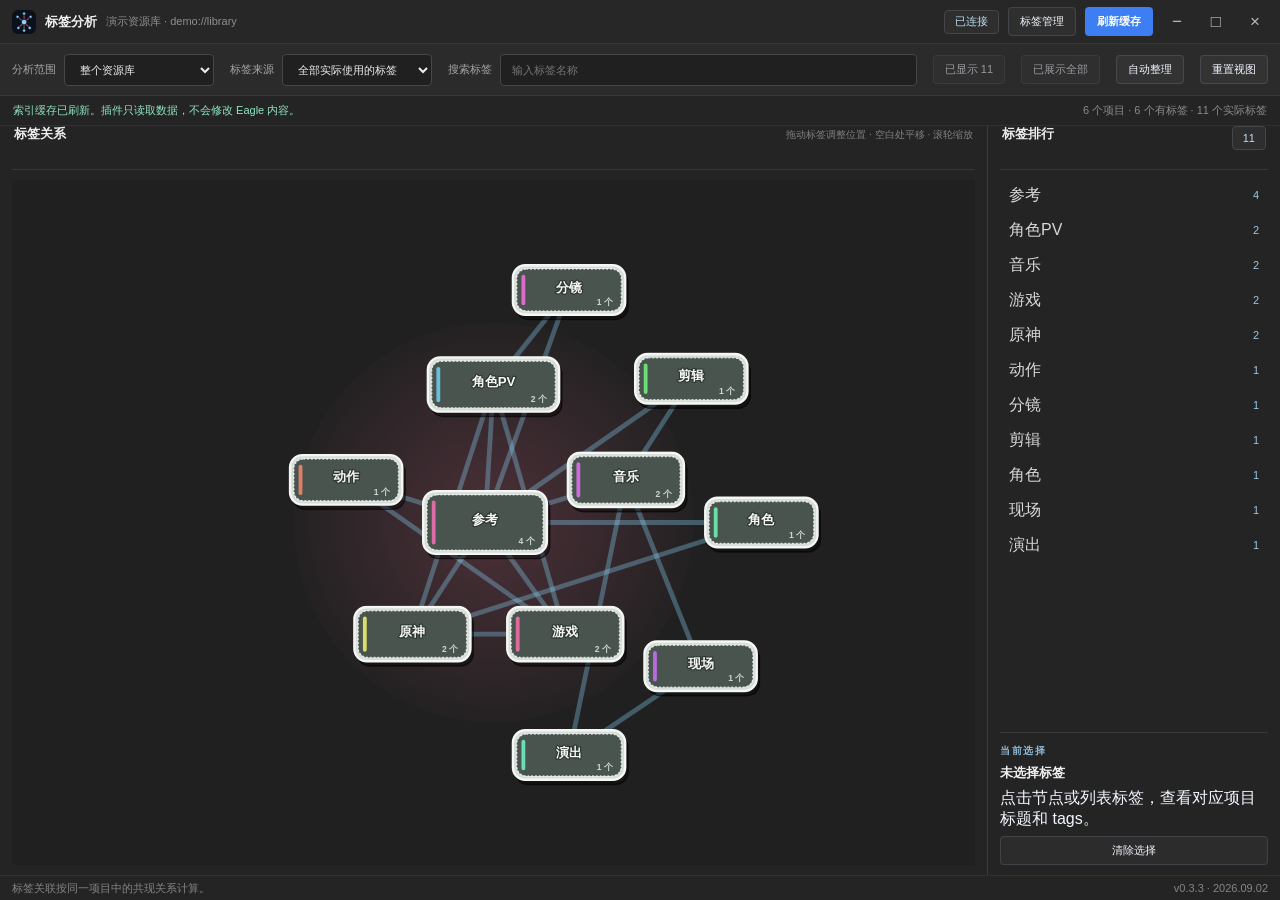
<file: eagle_plugin_tag_graph/index.html>
<!DOCTYPE html>
<html lang="zh-CN">
<head>
  <meta charset="UTF-8">
  <meta name="viewport" content="width=device-width, initial-scale=1">
  <title>标签分析</title>
  <link rel="stylesheet" href="styles.css?v=20260902-8">
</head>
<body>
  <main class="app-shell">
    <header class="window-bar">
      <div class="window-brand">
        <img class="window-logo" src="logo.png" alt="">
        <strong>标签分析</strong>
        <span id="libraryLine" class="subtle">正在连接当前 Eagle 资源库...</span>
      </div>
      <div class="window-actions">
        <span id="cacheBadge" class="status-badge"><b></b>准备中</span>
        <button id="tagManagerButton" class="button ghost" type="button">标签管理</button>
        <button id="refreshButton" class="button primary" type="button">刷新缓存</button>
        <button id="windowMinimizeButton" class="window-button" type="button" aria-label="最小化" title="最小化">−</button>
        <button id="windowMaximizeButton" class="window-button" type="button" aria-label="最大化" title="最大化">□</button>
        <button id="windowCloseButton" class="window-button close" type="button" aria-label="关闭" title="关闭">×</button>
      </div>
    </header>
    <section class="toolbar" aria-label="分析设置">
      <label><span>分析范围</span><select id="scopeSelect"><option value="all">整个资源库</option><option value="folder">当前文件夹</option><option value="selected">当前选中项目</option></select></label>
      <label><span>标签来源</span><select id="groupSelect"><option value="all">全部实际使用的标签</option></select></label>
      <label class="search-label"><span>搜索标签</span><input id="tagSearch" type="search" placeholder="输入标签名称"></label>
      <button id="showMoreTagsButton" class="button ghost" type="button">显示更多</button>
      <button id="refreshTagsButton" class="button ghost" type="button">换一批</button>
      <button id="arrangeGraphButton" class="button ghost" type="button">自动整理</button>
      <button id="resetViewButton" class="button ghost" type="button">重置视图</button>
    </section>
    <section class="notice-row">
      <div id="message" class="message">标签分析只读取 Eagle 数据；标签管理会在确认后合并标签。</div>
      <div id="statsLine" class="stats-line">尚未载入</div>
    </section>
    <section class="content-grid">
      <div class="graph-panel">
        <div class="panel-heading"><h2>标签关系</h2><div class="graph-hint">拖动标签调整位置 · 空白处平移 · 滚轮缩放</div></div>
        <div id="graphHost" class="graph-host"><div class="loading">正在准备图形...</div></div>
      </div>
      <aside class="side-panel">
        <div class="panel-heading"><h2>标签排行</h2><span id="tagCount" class="count-pill">0</span></div>
        <div id="tagList" class="tag-list"><div class="empty">载入后显示实际使用中的标签。</div></div>
        <div class="selection-box">
          <div class="eyebrow">当前选择</div>
          <strong id="selectionTitle">未选择标签</strong>
          <span id="selectionDetail">点击节点或列表标签，查看对应项目标题和 tags。</span>
          <button id="clearSelectionButton" class="button ghost small" type="button">清除选择</button>
        </div>
        <section id="titleTagSection" class="title-tag-section hidden">
          <div class="result-heading">
            <div><div class="eyebrow">ITEM TITLES</div><strong>对应项目</strong></div>
            <span id="titleTagCount" class="count-pill">0</span>
          </div>
          <div id="titleTagList" class="title-tag-list"></div>
        </section>
      </aside>
    </section>
    <footer class="footer"><span id="footerStatus">标签关联按同一项目中的共现关系计算。</span><span id="buildInfo">v0.3.3 · 2026.09.02</span></footer>
  </main>
  <div id="tagManagerModal" class="modal-backdrop hidden" role="presentation">
    <section class="tag-manager-dialog" role="dialog" aria-modal="true" aria-labelledby="tagManagerTitle">
      <header class="tag-manager-header">
        <div>
          <div class="eyebrow">TAG MANAGEMENT</div>
          <h2 id="tagManagerTitle">标签管理</h2>
          <p>将一个或多个标签合并到同一个目标标签，Eagle 会同步更新所有使用它们的项目。</p>
        </div>
        <button id="tagManagerCloseButton" class="window-button" type="button" aria-label="关闭标签管理" title="关闭">×</button>
      </header>
      <form id="tagMergeForm" class="tag-merge-form">
        <label>
          <span>待合并标签（可多个）</span>
          <input id="tagMergeSource" autocomplete="off" placeholder="例如：pv, Pv, pｖ" required>
          <div id="tagMergeSourceSuggestions" class="tag-input-suggestions hidden"></div>
        </label>
        <label>
          <span>保留为</span>
          <input id="tagMergeTarget" list="tagManagerOptions" autocomplete="off" placeholder="例如：PV" required>
        </label>
        <datalist id="tagManagerOptions"></datalist>
        <div class="tag-merge-actions">
          <span id="tagMergeStatus" class="tag-merge-status">点击下方标签可多选；也可以用逗号、分号或换行分隔。</span>
          <label class="confirm-toggle"><input id="tagMergeConfirmToggle" type="checkbox" checked><span>合并前确认</span></label>
          <button id="tagMergeSubmitButton" class="button primary" type="submit">合并标签</button>
        </div>
      </form>
      <section class="tag-merge-suggestions">
        <div class="tag-manager-section-heading">
          <div><strong>可能重复的标签</strong><span>点击标签加入待合并列表；点击目标标签设置保留名称</span></div>
          <span id="tagManagerCount" class="count-pill">0</span>
        </div>
        <div id="tagMergeSuggestions" class="tag-merge-suggestion-list"></div>
      </section>
      <footer class="tag-manager-footer">合并不可撤销。标签群组、常用标签与历史标签也会随 Eagle 一同更新。</footer>
    </section>
  </div>
  <script src="js/plugin.js?v=20260920-1"></script>
  <script src="js/app.js?v=20260920-1"></script>
</body>
</html>
</file>
<file: eagle_plugin_tag_graph/styles.css>
:root {
  color-scheme: dark;
  --bg: #080d16;
  --panel: rgba(16, 26, 41, .94);
  --panel-strong: rgba(19, 31, 49, .98);
  --field: rgba(7, 13, 23, .82);
  --line: rgba(170, 193, 220, .15);
  --line-strong: rgba(139, 216, 255, .34);
  --text: #f2f7ff;
  --muted: #91a2b8;
  --pink: #fb7299;
  --pink-soft: rgba(251, 114, 153, .16);
  --cyan: #8bd8ff;
  --green: #91e5bf;
  font-family: "Segoe UI", "Microsoft YaHei", sans-serif;
}

* { box-sizing: border-box; }
html, body { width: 100%; height: 100%; margin: 0; overflow: hidden; }
body {
  color: var(--text);
  background-color: var(--bg);
  background-image:
    linear-gradient(rgba(139, 216, 255, .025) 1px, transparent 1px),
    linear-gradient(90deg, rgba(139, 216, 255, .025) 1px, transparent 1px);
  background-size: 48px 48px;
}
body::before {
  position: fixed;
  inset: 0;
  pointer-events: none;
  content: "";
  background: linear-gradient(115deg, transparent 0 42%, rgba(251, 114, 153, .025) 50%, transparent 58% 100%);
  animation: ambient-sweep 16s ease-in-out infinite alternate;
}
button, input, select { font: inherit; }
button { color: inherit; }

.app-shell {
  position: relative;
  z-index: 1;
  display: flex;
  flex-direction: column;
  height: 100%;
  min-width: 860px;
  padding: 16px 20px 12px;
  gap: 10px;
}
.topbar, .toolbar, .notice-row, .panel-heading, .footer {
  display: flex;
  align-items: center;
  justify-content: space-between;
  gap: 16px;
}
.topbar {
  flex: 0 0 auto;
  padding: 0 0 10px;
  border-bottom: 1px solid rgba(170, 193, 220, .1);
  animation: rise-in .52s both cubic-bezier(.2, .8, .2, 1);
}
.compact-topbar { min-height: 34px; }
.context-line { display: flex; align-items: center; min-width: 0; gap: 12px; }
.context-line .subtle { max-width: min(58vw, 680px); }
.title-line { display: flex; align-items: center; gap: 14px; min-width: 0; }
.brand-copy { min-width: 0; }
.brand-mark {
  position: relative;
  display: block;
  width: 42px;
  height: 42px;
  flex: 0 0 auto;
  border: 1px solid rgba(139, 216, 255, .32);
  border-radius: 12px;
  background: rgba(20, 41, 60, .58);
  box-shadow: 0 0 24px rgba(139, 216, 255, .12), inset 0 0 18px rgba(251, 114, 153, .08);
  animation: brand-breathe 4.8s ease-in-out infinite;
}
.brand-mark::before, .brand-mark::after {
  position: absolute;
  content: "";
  background: var(--pink);
  box-shadow: 0 0 9px rgba(251, 114, 153, .8);
}
.brand-mark::before { width: 20px; height: 1px; left: 10px; top: 20px; transform: rotate(32deg); }
.brand-mark::after { width: 20px; height: 1px; left: 10px; top: 20px; transform: rotate(-32deg); }
.brand-mark i {
  position: absolute;
  z-index: 1;
  width: 6px;
  height: 6px;
  border: 1px solid var(--bg);
  border-radius: 50%;
  background: var(--cyan);
  box-shadow: 0 0 8px rgba(139, 216, 255, .75);
}
.brand-mark i:nth-child(1) { left: 7px; top: 12px; }
.brand-mark i:nth-child(2) { left: 29px; top: 12px; }
.brand-mark i:nth-child(3) { left: 18px; top: 27px; }
.eyebrow { color: var(--cyan); font-size: 10px; font-weight: 700; letter-spacing: 1.7px; text-transform: uppercase; }
h1, h2, p { margin: 0; }
h1 { margin-top: 3px; font-size: 28px; line-height: 1.1; letter-spacing: 0; }
h2 { margin-top: 4px; font-size: 16px; line-height: 1.2; letter-spacing: 0; }
.subtle, .graph-hint, .footer, .selection-detail { color: var(--muted); font-size: 12px; }
.subtle { max-width: min(60vw, 620px); overflow: hidden; text-overflow: ellipsis; white-space: nowrap; }
.top-actions { display: flex; align-items: center; gap: 10px; }
.status-badge, .count-pill {
  display: inline-flex;
  align-items: center;
  justify-content: center;
  min-height: 27px;
  padding: 0 10px;
  border: 1px solid var(--line);
  border-radius: 999px;
  color: var(--cyan);
  font-size: 11px;
  white-space: nowrap;
}
.status-badge b {
  width: 6px;
  height: 6px;
  margin-right: 7px;
  border-radius: 50%;
  background: var(--green);
  box-shadow: 0 0 9px rgba(145, 229, 191, .9);
  animation: pulse 2.2s ease-in-out infinite;
}

.toolbar {
  flex-wrap: wrap;
  padding: 11px 13px;
  border: 1px solid var(--line);
  border-radius: 9px;
  background: rgba(18, 30, 47, .74);
  box-shadow: 0 12px 35px rgba(0, 0, 0, .12);
  animation: rise-in .58s .05s both cubic-bezier(.2, .8, .2, 1);
}
.toolbar label { display: flex; align-items: center; gap: 8px; color: var(--muted); font-size: 11px; white-space: nowrap; }
.toolbar select, .toolbar input {
  min-width: 170px;
  height: 35px;
  border: 1px solid var(--line);
  border-radius: 7px;
  outline: none;
  padding: 0 11px;
  color: var(--text);
  background: var(--field);
  transition: border-color .18s ease, box-shadow .18s ease, background .18s ease;
}
.toolbar input { min-width: 210px; }
.toolbar select:focus, .toolbar input:focus {
  border-color: var(--line-strong);
  background: rgba(9, 18, 30, .98);
  box-shadow: 0 0 0 3px rgba(139, 216, 255, .09), 0 0 22px rgba(139, 216, 255, .07);
}
.search-label { flex: 1 1 260px; }
.search-label input { width: 100%; }

.button {
  min-height: 35px;
  border: 1px solid transparent;
  border-radius: 7px;
  padding: 0 14px;
  cursor: pointer;
  transition: transform .18s ease, border-color .18s ease, background .18s ease, box-shadow .18s ease;
}
.button:hover:not(:disabled) { transform: translateY(-1px); }
.button:active:not(:disabled) { transform: translateY(0); }
.button:disabled { cursor: wait; opacity: .55; }
.button.primary {
  background: var(--pink);
  color: #220d16;
  font-weight: 700;
  box-shadow: 0 6px 18px rgba(251, 114, 153, .18);
}
.button.primary:hover:not(:disabled) { background: #ff86a8; box-shadow: 0 8px 24px rgba(251, 114, 153, .28); }
.button.ghost { border-color: var(--line); background: rgba(255, 255, 255, .04); color: var(--text); }
.button.ghost:hover:not(:disabled) { border-color: var(--line-strong); background: rgba(139, 216, 255, .08); }
.button.small { min-height: 29px; padding: 0 10px; font-size: 11px; }

.notice-row { min-height: 23px; padding: 0 1px; animation: rise-in .62s .1s both cubic-bezier(.2, .8, .2, 1); }
.message { color: var(--muted); font-size: 12px; }
.message.success { color: var(--green); }
.message.warning { color: #f3cf8a; }
.message.error { color: #ff9ea9; }
.stats-line { color: var(--muted); font-size: 11px; }

.content-grid {
  display: grid;
  grid-template-columns: minmax(0, 1fr) 292px;
  min-height: 0;
  flex: 1 1 auto;
  gap: 14px;
}
.graph-panel, .side-panel {
  min-height: 0;
  border: 1px solid var(--line);
  border-radius: 10px;
  background: var(--panel);
  box-shadow: 0 18px 55px rgba(0, 0, 0, .2);
  animation: rise-in .68s .12s both cubic-bezier(.2, .8, .2, 1);
}
.graph-panel { display: flex; flex-direction: column; padding: 18px; }
.side-panel { display: flex; flex-direction: column; padding: 18px; animation-delay: .18s; }
.panel-heading { align-items: flex-start; }
.graph-hint { padding-top: 2px; white-space: nowrap; }
.graph-host {
  position: relative;
  display: flex;
  flex: 1 1 auto;
  align-items: center;
  justify-content: center;
  min-height: 0;
  margin-top: 12px;
  overflow: hidden;
}
.graph-host::before {
  position: absolute;
  inset: 4% 7%;
  border: 1px solid rgba(139, 216, 255, .08);
  border-radius: 8px;
  pointer-events: none;
  content: "";
  background-image:
    linear-gradient(rgba(139, 216, 255, .035) 1px, transparent 1px),
    linear-gradient(90deg, rgba(139, 216, 255, .035) 1px, transparent 1px);
  background-size: 36px 36px;
  box-shadow: inset 0 0 70px rgba(3, 8, 15, .58);
}
.graph-svg {
  position: relative;
  z-index: 1;
  width: min(100%, 760px);
  height: min(100%, 760px);
  max-width: 100%;
  max-height: 100%;
  aspect-ratio: 1;
  overflow: hidden;
  border: 1px solid rgba(139, 216, 255, .13);
  border-radius: 8px;
  background: rgba(4, 9, 16, .3);
  cursor: grab;
  touch-action: none;
  animation: graph-in .8s .32s both cubic-bezier(.2, .8, .2, 1);
}
.graph-svg:focus-visible {
  outline: 2px solid rgba(139, 216, 255, .75);
  outline-offset: 3px;
}
.graph-svg.dragging { cursor: grabbing; }
.graph-edge { stroke: rgba(139, 216, 255, .32); fill: none; transition: stroke .16s ease, opacity .16s ease; }
.graph-edge.suppressed { opacity: 0; pointer-events: none; }
.graph-edge.focus { stroke: var(--pink); opacity: 1; }
.graph-edge.dim, .graph-node.dim { opacity: .1; }
.graph-node { cursor: grab; outline: none; transition: opacity .25s ease; }
.graph-node:active, .graph-node.node-dragging { cursor: grabbing; }
.sticker-shadow {
  fill: rgba(0, 0, 0, .42);
  stroke: rgba(0, 0, 0, .56);
  stroke-width: 1.5;
}
.sticker {
  fill: #d7ded9;
  stroke: #f4f7f4;
  stroke-width: 2.5;
  transition: fill .2s ease, stroke .2s ease, filter .2s ease;
}
.sticker-inner {
  fill: rgba(63, 74, 68, .93);
  stroke: rgba(255, 255, 255, .72);
  stroke-width: 1.5;
  stroke-dasharray: 2 2;
  transition: fill .2s ease, stroke .2s ease;
}
.sticker-accent {
  fill: var(--node-accent);
  opacity: .9;
  transition: fill .2s ease, opacity .2s ease;
}
.node-label {
  fill: #f5f7f4;
  font-size: 14px;
  font-weight: 700;
  text-anchor: middle;
  dominant-baseline: middle;
  paint-order: stroke;
  stroke: rgba(38, 45, 41, .72);
  stroke-width: 2.5px;
  stroke-linejoin: round;
  transition: fill .2s ease, font-size .2s ease;
}
.node-count {
  fill: rgba(222, 232, 225, .88);
  font-size: 9px;
  font-weight: 600;
  text-anchor: end;
  transition: fill .2s ease;
}
.graph-node.active .sticker,
.graph-node.hovered .sticker {
  fill: #eef4ee;
  stroke: #fff;
  filter: drop-shadow(0 0 6px rgba(251, 114, 153, .36));
}
.graph-node.active .sticker-inner,
.graph-node.hovered .sticker-inner { fill: #4a5a51; stroke: #fff; }
.graph-node.active .node-label,
.graph-node.hovered .node-label { fill: #fff; }
.graph-node.connected .sticker { filter: drop-shadow(0 0 4px rgba(139, 216, 255, .32)); }
.node-float {
  transform-box: fill-box;
  transform-origin: center;
  will-change: transform;
  animation: node-float var(--float-duration, 6s) ease-in-out var(--float-delay, 0s) infinite alternate;
}
.loading { color: var(--muted); font-size: 12px; }
.loading::after { display: inline-block; width: 18px; content: "..."; animation: dots 1.1s steps(4, end) infinite; overflow: hidden; vertical-align: bottom; }
.empty { color: var(--muted); font-size: 12px; text-align: center; }
.graph-empty { max-width: 280px; line-height: 1.7; }
.tag-list {
  min-height: 0;
  flex: 1 1 auto;
  margin: 14px -7px 12px;
  overflow: auto;
  padding: 0 7px;
  scrollbar-color: rgba(139, 216, 255, .3) transparent;
  scrollbar-width: thin;
}
.tag-list::-webkit-scrollbar { width: 6px; }
.tag-list::-webkit-scrollbar-thumb { border-radius: 999px; background: rgba(139, 216, 255, .25); }
.tag-row {
  display: flex;
  align-items: center;
  justify-content: space-between;
  width: 100%;
  min-height: 37px;
  margin-bottom: 4px;
  border: 1px solid transparent;
  border-radius: 7px;
  padding: 0 10px;
  cursor: pointer;
  color: var(--text);
  background: transparent;
  text-align: left;
  transition: transform .16s ease, border-color .16s ease, background .16s ease, box-shadow .16s ease;
}
.tag-row:hover { transform: translateX(2px); border-color: rgba(139, 216, 255, .25); background: rgba(139, 216, 255, .07); }
.tag-row.active { border-color: rgba(251, 114, 153, .5); background: var(--pink-soft); box-shadow: inset 3px 0 var(--pink); }
.tag-name { min-width: 0; overflow: hidden; text-overflow: ellipsis; white-space: nowrap; }
.tag-count { flex: 0 0 auto; min-width: 24px; margin-left: 8px; color: var(--cyan); font-size: 11px; text-align: right; }
.selection-box { display: flex; flex-direction: column; gap: 7px; border-top: 1px solid var(--line); padding-top: 14px; }
.selection-box strong { overflow: hidden; text-overflow: ellipsis; white-space: nowrap; }
.selection-detail { min-height: 32px; line-height: 1.5; }
.hidden { display: none !important; }
.title-tag-section { display: flex; flex-direction: column; min-height: 0; border-top: 1px solid var(--line); margin-top: 14px; padding-top: 14px; }
.result-heading { display: flex; align-items: center; justify-content: space-between; gap: 10px; }
.result-heading strong { display: block; margin-top: 4px; font-size: 13px; }
.title-tag-list { min-height: 0; max-height: 230px; margin: 10px -4px 0; overflow: auto; padding: 0 4px; scrollbar-color: rgba(139, 216, 255, .3) transparent; scrollbar-width: thin; }
.title-tag-list::-webkit-scrollbar { width: 6px; }
.title-tag-list::-webkit-scrollbar-thumb { border-radius: 999px; background: rgba(139, 216, 255, .25); }
.title-tag-row { min-width: 0; padding: 7px 5px; border-bottom: 1px solid rgba(170, 193, 220, .09); }
.title-tag-row:last-child { border-bottom: 0; }
.title-tag-row strong, .title-tag-row span { display: block; overflow: hidden; text-overflow: ellipsis; white-space: nowrap; }
.title-tag-row strong { color: var(--text); font-size: 11px; font-weight: 600; }
.title-tag-row span { margin-top: 3px; color: var(--muted); font-size: 10px; }
.footer { flex: 0 0 auto; font-size: 11px; }

@keyframes rise-in { from { opacity: 0; transform: translateY(8px); } to { opacity: 1; transform: translateY(0); } }
@keyframes graph-in { from { opacity: 0; transform: scale(.96); } to { opacity: 1; transform: scale(1); } }
@keyframes pulse { 0%, 100% { opacity: .65; transform: scale(.85); } 50% { opacity: 1; transform: scale(1.2); } }
@keyframes dots { 0% { width: 0; } 50% { width: 9px; } 100% { width: 18px; } }
@keyframes ambient-sweep { from { opacity: .35; transform: translateX(-3%); } to { opacity: .8; transform: translateX(3%); } }
@keyframes brand-breathe { 0%, 100% { box-shadow: 0 0 24px rgba(139, 216, 255, .12), inset 0 0 18px rgba(251, 114, 153, .08); } 50% { box-shadow: 0 0 30px rgba(139, 216, 255, .22), inset 0 0 22px rgba(251, 114, 153, .14); } }
@keyframes node-float {
  from { transform: translate(-1.5px, -2px) rotate(-.18deg); }
  to { transform: translate(1.5px, 2px) rotate(.18deg); }
}

@media (prefers-reduced-motion: reduce) {
  *, *::before, *::after { animation-duration: .01ms !important; animation-iteration-count: 1 !important; scroll-behavior: auto !important; }
}
@media (max-width: 980px) {
  .app-shell { padding: 20px; }
  .content-grid { grid-template-columns: minmax(0, 1fr) 250px; }
  .toolbar label { flex: 1 1 220px; }
}

/* Eagle-style window skin: compact, neutral, and focused on the library data. */
body {
  background: #202020;
  background-image: none;
}
body::before { display: none; }
.app-shell {
  min-width: 860px;
  padding: 0;
  gap: 0;
  background: #202020;
}
.window-bar {
  display: flex;
  align-items: center;
  justify-content: space-between;
  min-height: 44px;
  padding: 0 10px 0 12px;
  border-bottom: 1px solid #373737;
  background: #272727;
  -webkit-app-region: drag;
}
.window-brand, .window-actions {
  display: flex;
  align-items: center;
  min-width: 0;
  gap: 9px;
}
.window-brand strong {
  flex: 0 0 auto;
  color: #f0f0f0;
  font-size: 13px;
  font-weight: 600;
}
.window-logo {
  width: 24px;
  height: 24px;
  flex: 0 0 auto;
  border-radius: 6px;
}
.window-brand .subtle {
  max-width: min(48vw, 560px);
  color: #8f8f8f;
  font-size: 11px;
}
.window-actions > * { -webkit-app-region: no-drag; }
.window-button {
  display: inline-flex;
  align-items: center;
  justify-content: center;
  width: 30px;
  height: 28px;
  border: 0;
  border-radius: 4px;
  padding: 0;
  color: #bcbcbc;
  background: transparent;
  cursor: pointer;
  font-size: 17px;
  line-height: 1;
}
.window-button:hover { color: #fff; background: #3b3b3b; }
.window-button.close:hover { background: #c94f5c; }
.top-actions { display: none; }
.status-badge, .count-pill {
  min-height: 24px;
  border-color: #464646;
  border-radius: 4px;
  color: #b9dff0;
  background: #2e2e2e;
}
.status-badge b { animation: none; }
.button {
  min-height: 29px;
  border-radius: 4px;
  padding: 0 11px;
  box-shadow: none !important;
  font-size: 11px;
}
.button.primary { color: #fff; background: #3d7ff2; }
.button.primary:hover:not(:disabled) { background: #528df5; }
.toolbar {
  flex: 0 0 auto;
  flex-wrap: nowrap;
  min-height: 52px;
  padding: 8px 12px;
  border: 0;
  border-bottom: 1px solid #373737;
  border-radius: 0;
  background: #2b2b2b;
  box-shadow: none;
  animation: none;
}
.toolbar-context {
  display: flex;
  align-items: center;
  min-width: 150px;
  max-width: 270px;
  gap: 8px;
}
.toolbar-context-title {
  flex: 0 0 auto;
  color: #a6a6a6;
  font-size: 11px;
}
.toolbar-context .subtle {
  overflow: hidden;
  color: #858585;
  font-size: 10px;
  text-overflow: ellipsis;
  white-space: nowrap;
}
.toolbar label { color: #a6a6a6; font-size: 11px; }
.toolbar select, .toolbar input {
  height: 32px;
  min-width: 150px;
  border-color: #464646;
  border-radius: 4px;
  color: #ededed;
  background: #202020;
  box-shadow: none;
}
.toolbar input { min-width: 190px; }
.toolbar select:focus, .toolbar input:focus {
  border-color: #6d9cf3;
  background: #202020;
  box-shadow: 0 0 0 2px rgba(61, 127, 242, .2);
}
.search-label { flex: 1 1 auto; }
.notice-row {
  min-height: 30px;
  padding: 0 13px;
  border-bottom: 1px solid #303030;
  background: #242424;
  animation: none;
}
.message { color: #a8d5b6; font-size: 11px; }
.stats-line { color: #8b8b8b; font-size: 11px; }
.content-grid {
  gap: 1px;
  background: #3b3b3b;
}
.graph-panel, .side-panel {
  border: 0;
  border-radius: 0;
  background: #242424;
  box-shadow: none;
  animation: none;
}
.graph-panel { padding: 0 12px 10px; }
.side-panel { padding: 0 12px 10px; }
.panel-heading {
  min-height: 44px;
  padding: 0 2px;
  border-bottom: 1px solid #363636;
}
.panel-heading h2 { margin: 0; color: #ededed; font-size: 13px; font-weight: 600; }
.graph-hint { color: #808080; font-size: 10px; }
.graph-host {
  margin-top: 10px;
  background: #202020;
}
.graph-host::before { display: none; }
.graph-svg {
  width: 100%;
  height: 100%;
  border: 0;
  border-radius: 0;
  background: #202020;
  animation: none;
}
.tag-list {
  margin: 0 -4px 10px;
  padding: 8px 4px 0;
}
.tag-row {
  min-height: 34px;
  margin-bottom: 1px;
  border: 0;
  border-radius: 3px;
  padding: 0 9px;
  color: #d9d9d9;
}
.tag-row:hover {
  transform: none;
  border-color: transparent;
  background: #363636;
}
.tag-row.active {
  border-color: transparent;
  background: #3b4f73;
  box-shadow: inset 2px 0 #fb7299;
}
.tag-count { color: #9ac8e4; }
.selection-box {
  gap: 6px;
  border-top-color: #3a3a3a;
  padding-top: 11px;
}
.selection-box .eyebrow { color: #8eb8d3; }
.selection-box strong { color: #f0f0f0; font-size: 13px; }
.selection-detail { color: #999; font-size: 11px; }
.title-tag-section { border-top-color: #3a3a3a; }
.title-tag-row { border-bottom-color: #363636; }
.title-tag-row strong { color: #ededed; }
.title-tag-row span { color: #929292; }
.footer {
  min-height: 25px;
  padding: 0 12px;
  border-top: 1px solid #303030;
  background: #242424;
  color: #858585;
}

.modal-backdrop {
  position: fixed;
  z-index: 20;
  inset: 0;
  display: flex;
  align-items: center;
  justify-content: center;
  padding: 22px;
  background: rgba(0, 0, 0, .55);
}
.tag-manager-dialog {
  display: flex;
  flex-direction: column;
  width: min(720px, 100%);
  max-height: min(690px, calc(100vh - 44px));
  overflow: hidden;
  border: 1px solid #4b4b4b;
  border-radius: 7px;
  background: #292929;
  box-shadow: 0 24px 60px rgba(0, 0, 0, .5);
}
.tag-manager-header {
  display: flex;
  align-items: flex-start;
  justify-content: space-between;
  gap: 16px;
  padding: 18px 18px 15px;
  border-bottom: 1px solid #404040;
  background: #303030;
}
.tag-manager-header h2 { margin: 3px 0 0; color: #f0f0f0; font-size: 16px; }
.tag-manager-header p { margin: 6px 0 0; color: #a0a0a0; font-size: 11px; line-height: 1.55; }
.tag-manager-header .window-button { flex: 0 0 auto; }
.tag-merge-form {
  display: grid;
  grid-template-columns: minmax(0, 1fr) auto minmax(0, 1fr);
  gap: 10px;
  padding: 16px 18px;
  border-bottom: 1px solid #3c3c3c;
}
.tag-merge-form label { display: flex; flex-direction: column; min-width: 0; gap: 7px; color: #a8a8a8; font-size: 11px; }
.tag-merge-form input {
  width: 100%;
  height: 34px;
  border: 1px solid #4b4b4b;
  border-radius: 4px;
  outline: 0;
  padding: 0 10px;
  color: #ededed;
  background: #202020;
}
.tag-merge-form input:focus { border-color: #6d9cf3; box-shadow: 0 0 0 2px rgba(61, 127, 242, .2); }
.tag-input-suggestions {
  display: flex;
  align-items: center;
  flex-wrap: wrap;
  gap: 5px;
  min-height: 0;
  margin-top: 6px;
  padding: 5px 0 1px;
}
.tag-input-suggestion-label { color: #777; font-size: 10px; }
.tag-input-suggestion {
  display: inline-flex;
  align-items: center;
  gap: 5px;
  min-height: 23px;
  border: 1px solid #454545;
  border-radius: 4px;
  padding: 0 7px;
  color: #d4d4d4;
  background: #2b2b2b;
  cursor: pointer;
  font-size: 10px;
}
.tag-input-suggestion:hover { border-color: #6d9cf3; color: #fff; background: #374a69; }
.tag-input-suggestion b { color: #8eb8d3; font-size: 9px; font-weight: 600; }
.confirm-toggle {
  display: inline-flex !important;
  align-items: center;
  flex-direction: row !important;
  gap: 6px !important;
  color: #a9a9a9 !important;
  cursor: pointer;
  font-size: 10px !important;
  white-space: nowrap;
}
.confirm-toggle input { width: 13px !important; height: 13px !important; accent-color: #6d9cf3; }
.swap-button {
  align-self: end;
  width: 42px;
  height: 34px;
  border: 1px solid #4b4b4b;
  border-radius: 4px;
  padding: 0;
  color: #b9dff0;
  background: #303030;
  cursor: pointer;
  font-size: 11px;
}
.swap-button:hover:not(:disabled) { border-color: #6d9cf3; color: #fff; background: #3b4f73; }
.tag-merge-actions {
  grid-column: 1 / -1;
  display: flex;
  align-items: center;
  justify-content: space-between;
  gap: 14px;
  min-height: 30px;
}
.tag-merge-status { min-width: 0; color: #969696; font-size: 11px; line-height: 1.4; }
.tag-merge-suggestions { display: flex; min-height: 0; flex-direction: column; padding: 0 18px; }
.tag-manager-section-heading {
  display: flex;
  align-items: center;
  justify-content: space-between;
  gap: 12px;
  padding: 14px 0 10px;
}
.tag-manager-section-heading strong { display: block; color: #e9e9e9; font-size: 12px; }
.tag-manager-section-heading span:not(.count-pill) { display: block; margin-top: 4px; color: #888; font-size: 10px; }
.tag-merge-suggestion-list { min-height: 0; max-height: 268px; overflow: auto; padding: 0 2px 10px; }
.tag-merge-suggestion {
  display: flex;
  align-items: center;
  justify-content: space-between;
  gap: 14px;
  min-height: 49px;
  border-top: 1px solid #3a3a3a;
}
.tag-merge-suggestion-tags { display: flex; min-width: 0; flex: 1 1 auto; flex-wrap: wrap; gap: 6px; padding: 8px 0; }
.tag-merge-chip {
  display: inline-flex;
  align-items: center;
  min-width: 0;
  max-width: 200px;
  height: 27px;
  border: 1px solid #4a4a4a;
  border-radius: 4px;
  padding: 0 7px;
  color: #d7d7d7;
  background: #323232;
  cursor: pointer;
  font-size: 11px;
}
.tag-merge-chip span { overflow: hidden; text-overflow: ellipsis; white-space: nowrap; }
.tag-merge-chip b { flex: 0 0 auto; margin-left: 6px; color: #8eb8d3; font-size: 10px; font-weight: 600; }
.tag-merge-chip.selected { border-color: #fb7299; background: #513347; color: #fff; box-shadow: 0 0 0 1px rgba(251, 114, 153, .2); }
.tag-merge-chip.chosen-target { border-color: #6d9cf3; background: #34445d; color: #fff; }
.tag-merge-chip:hover { border-color: #6d9cf3; background: #3a4d6a; }
.tag-merge-target-note { flex: 0 0 auto; color: #878787; font-size: 10px; white-space: nowrap; }
.tag-manager-empty { padding: 20px 5px 28px; line-height: 1.6; }
.tag-manager-footer { padding: 11px 18px; border-top: 1px solid #3c3c3c; color: #989898; background: #252525; font-size: 10px; line-height: 1.5; }

@media (max-width: 740px) {
  .tag-merge-form { grid-template-columns: minmax(0, 1fr); }
  .swap-button { justify-self: start; align-self: auto; }
  .tag-merge-actions { grid-column: auto; align-items: flex-start; flex-direction: column; }
  .tag-merge-suggestion { align-items: flex-start; flex-direction: column; gap: 0; padding: 8px 0; }
  .tag-merge-target-note { padding-bottom: 3px; }
}
</file>
